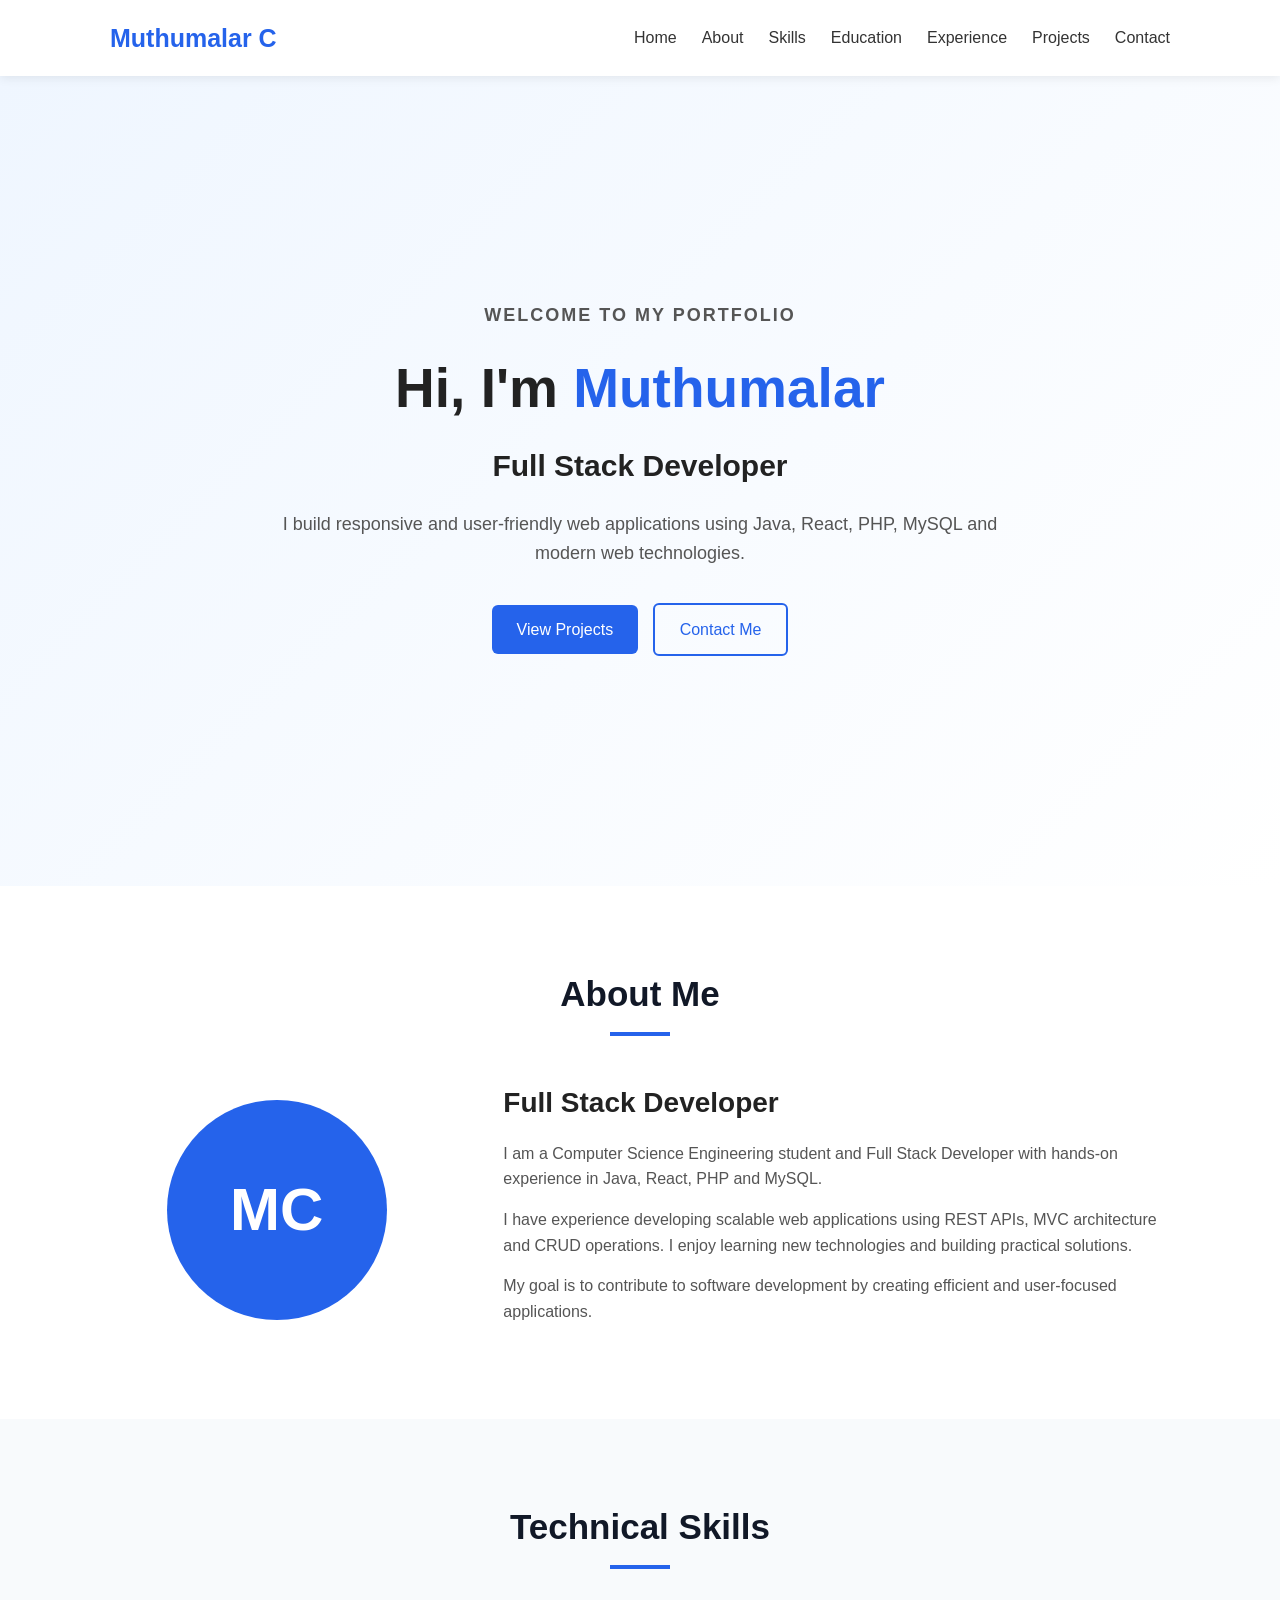
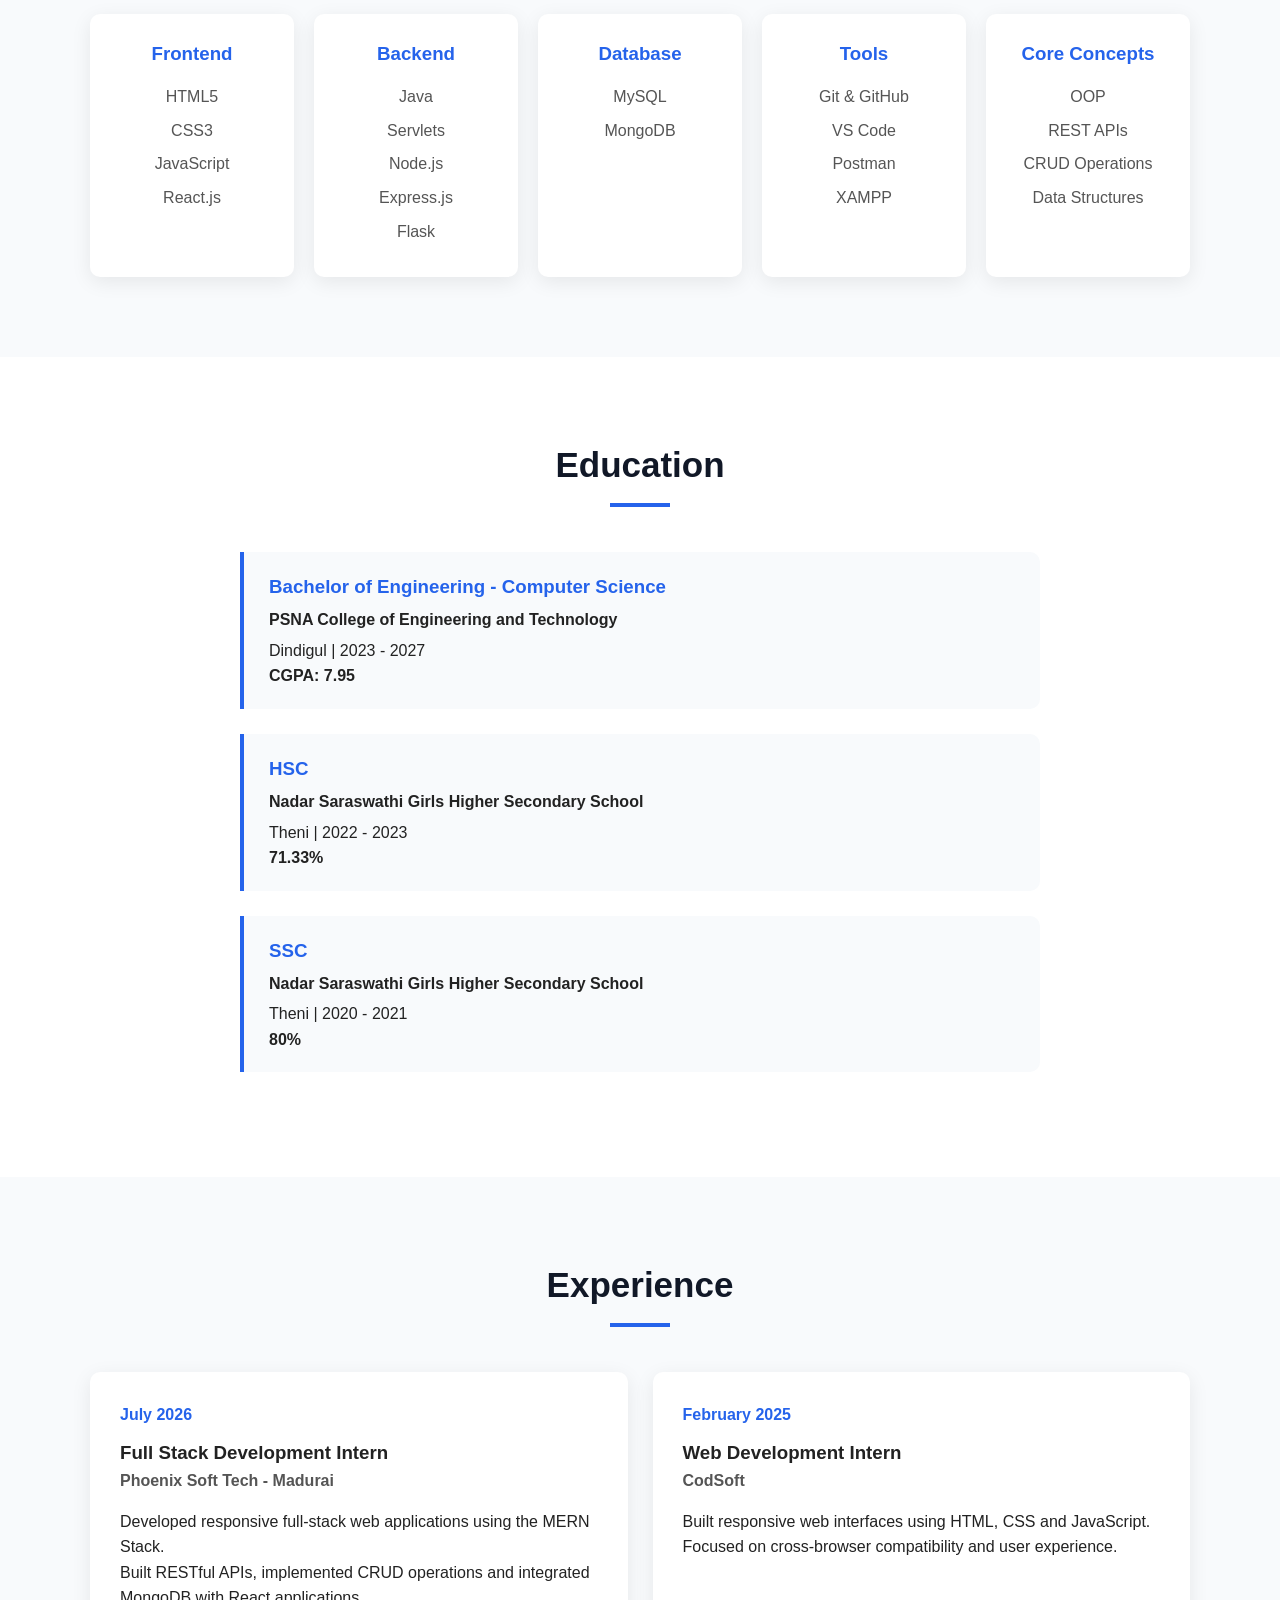
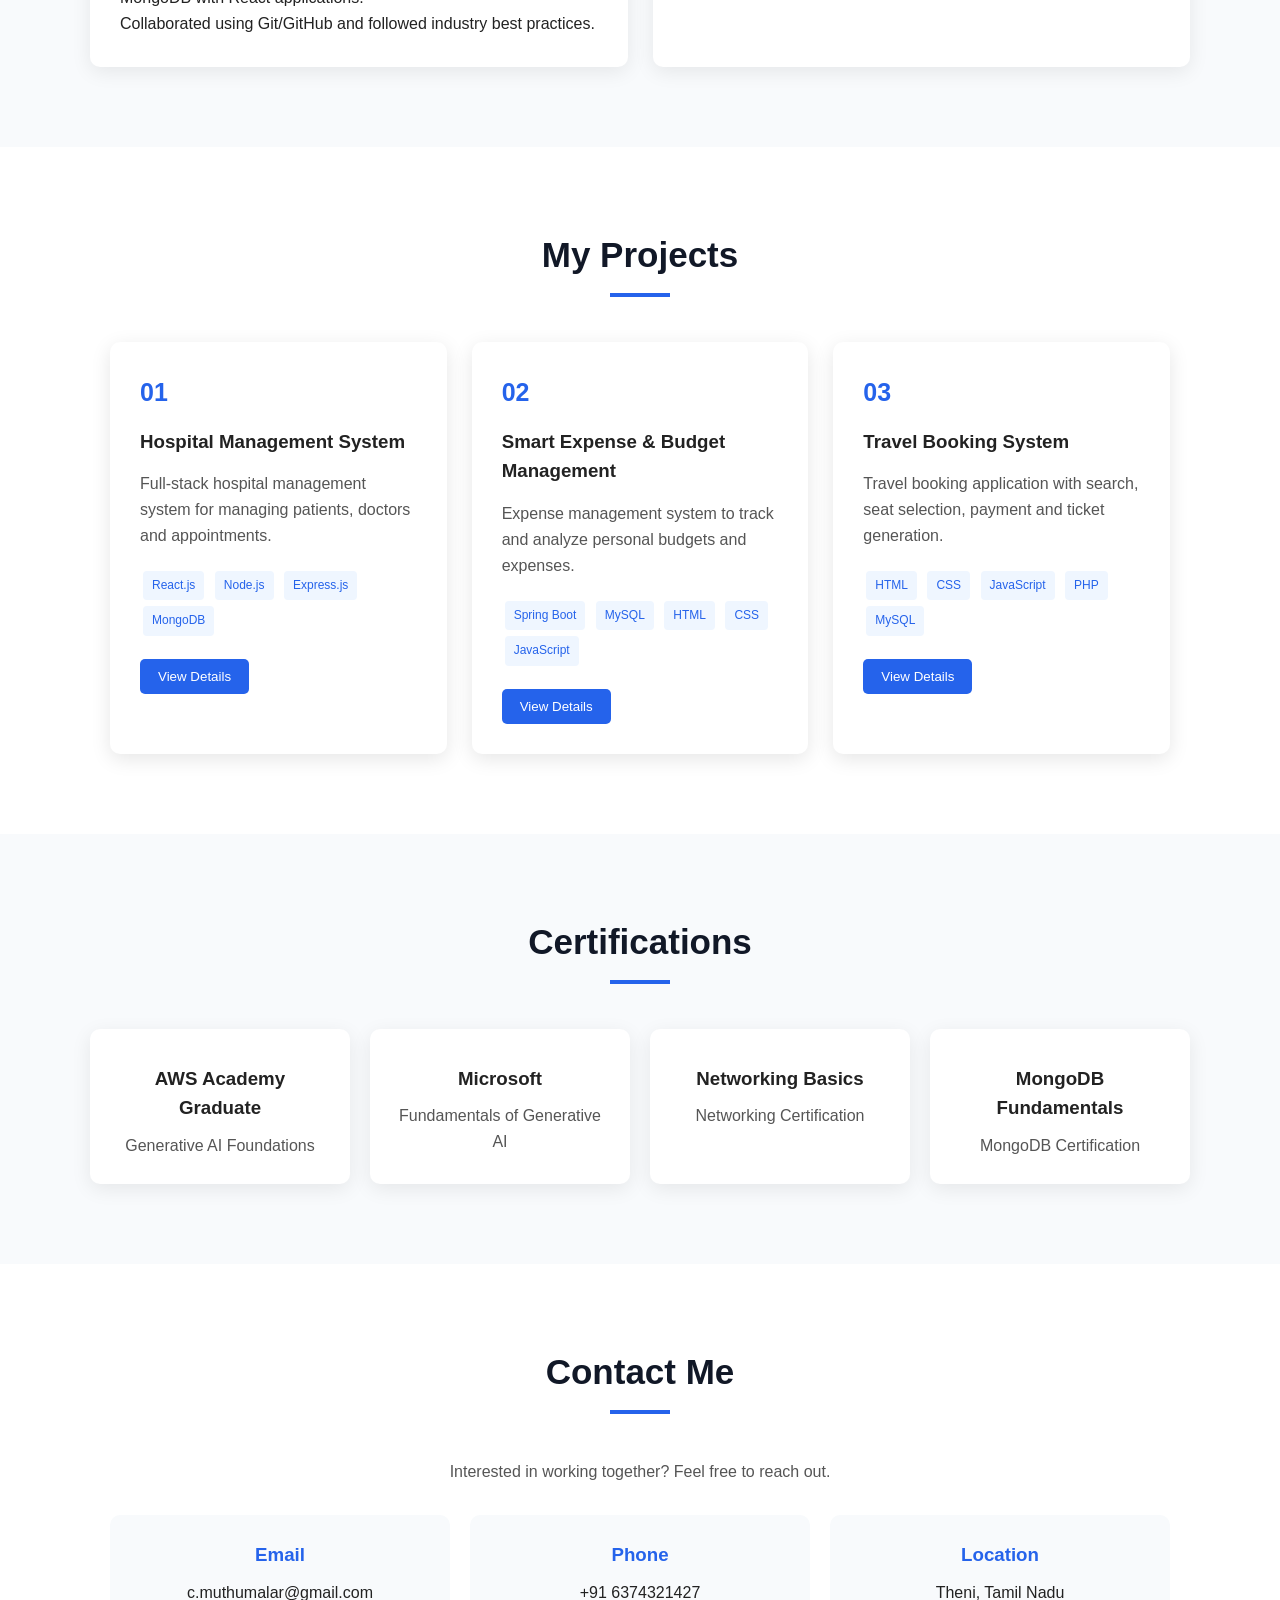
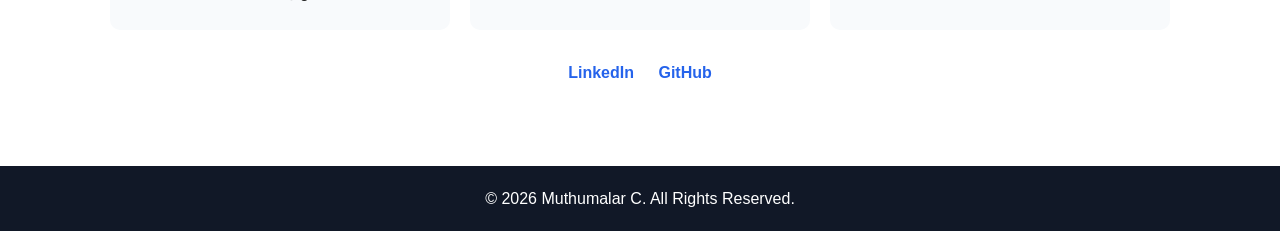
<file: Day-2/index.html>
<!DOCTYPE html>
<html lang="en">
<head>
    <meta charset="UTF-8">
    <meta name="viewport" content="width=device-width, initial-scale=1.0">

    <title>Muthumalar C | Full Stack Developer</title>

    <link rel="stylesheet" href="style.css">
</head>

<body>

    <!-- Navbar -->
    <header>
        <nav class="navbar">

            <h2 class="logo">Muthumalar C</h2>

            <ul class="nav-links" id="navLinks">
                <li><a href="#home">Home</a></li>
                <li><a href="#about">About</a></li>
                <li><a href="#skills">Skills</a></li>
                <li><a href="#education">Education</a></li>
                <li><a href="#experience">Experience</a></li>
                <li><a href="#projects">Projects</a></li>
                <li><a href="#contact">Contact</a></li>
            </ul>

            <button class="menu-btn" onclick="toggleMenu()">☰</button>

        </nav>
    </header>


    <!-- Home -->
    <section id="home" class="hero">

        <div class="hero-content">

            <p class="welcome">WELCOME TO MY PORTFOLIO</p>

            <h1>Hi, I'm <span>Muthumalar</span></h1>

            <h2>Full Stack Developer</h2>

            <p>
                I build responsive and user-friendly web applications
                using Java, React, PHP, MySQL and modern web technologies.
            </p>

            <div class="buttons">
                <a href="#projects" class="btn">View Projects</a>
                <a href="#contact" class="btn outline">Contact Me</a>
            </div>

        </div>

    </section>


    <!-- About -->
    <section id="about" class="section">

        <h2 class="section-title">About Me</h2>

        <div class="about-container">

            <div class="about-image">
                <div class="profile-circle">MC</div>
            </div>

            <div class="about-text">

                <h3>Full Stack Developer</h3>

                <p>
                    I am a Computer Science Engineering student and
                    Full Stack Developer with hands-on experience in
                    Java, React, PHP and MySQL.
                </p>

                <p>
                    I have experience developing scalable web applications
                    using REST APIs, MVC architecture and CRUD operations.
                    I enjoy learning new technologies and building
                    practical solutions.
                </p>

                <p>
                    My goal is to contribute to software development
                    by creating efficient and user-focused applications.
                </p>

            </div>

        </div>

    </section>


    <!-- Skills -->
    <section id="skills" class="section skills-section">

        <h2 class="section-title">Technical Skills</h2>

        <div class="skills-container">

            <div class="skill-card">
                <h3>Frontend</h3>
                <p>HTML5</p>
                <p>CSS3</p>
                <p>JavaScript</p>
                <p>React.js</p>
            </div>

            <div class="skill-card">
                <h3>Backend</h3>
                <p>Java</p>
                <p>Servlets</p>
                <p>Node.js</p>
                <p>Express.js</p>
                <p>Flask</p>
            </div>

            <div class="skill-card">
                <h3>Database</h3>
                <p>MySQL</p>
                <p>MongoDB</p>
            </div>

            <div class="skill-card">
                <h3>Tools</h3>
                <p>Git & GitHub</p>
                <p>VS Code</p>
                <p>Postman</p>
                <p>XAMPP</p>
            </div>

            <div class="skill-card">
                <h3>Core Concepts</h3>
                <p>OOP</p>
                <p>REST APIs</p>
                <p>CRUD Operations</p>
                <p>Data Structures</p>
            </div>

        </div>

    </section>


    <!-- Education -->
    <section id="education" class="section">

        <h2 class="section-title">Education</h2>

        <div class="timeline">

            <div class="timeline-item">

                <h3>Bachelor of Engineering - Computer Science</h3>

                <h4>PSNA College of Engineering and Technology</h4>

                <p>Dindigul | 2023 - 2027</p>

                <strong>CGPA: 7.95</strong>

            </div>

            <div class="timeline-item">

                <h3>HSC</h3>

                <h4>Nadar Saraswathi Girls Higher Secondary School</h4>

                <p>Theni | 2022 - 2023</p>

                <strong>71.33%</strong>

            </div>

            <div class="timeline-item">

                <h3>SSC</h3>

                <h4>Nadar Saraswathi Girls Higher Secondary School</h4>

                <p>Theni | 2020 - 2021</p>

                <strong>80%</strong>

            </div>

        </div>

    </section>


    <!-- Experience -->
    <section id="experience" class="section skills-section">

        <h2 class="section-title">Experience</h2>

        <div class="experience-container">

            <div class="experience-card">

                <span>July 2026</span>

                <h3>Full Stack Development Intern</h3>

                <h4>Phoenix Soft Tech - Madurai</h4>

                <p>
                    Developed responsive full-stack web applications
                    using the MERN Stack.
                </p>

                <p>
                    Built RESTful APIs, implemented CRUD operations
                    and integrated MongoDB with React applications.
                </p>

                <p>
                    Collaborated using Git/GitHub and followed
                    industry best practices.
                </p>

            </div>


            <div class="experience-card">

                <span>February 2025</span>

                <h3>Web Development Intern</h3>

                <h4>CodSoft</h4>

                <p>
                    Built responsive web interfaces using HTML,
                    CSS and JavaScript.
                </p>

                <p>
                    Focused on cross-browser compatibility and
                    user experience.
                </p>

            </div>

        </div>

    </section>


    <!-- Projects -->
    <section id="projects" class="section">

        <h2 class="section-title">My Projects</h2>

        <div class="projects-container">

            <div class="project-card">

                <div class="project-number">01</div>

                <h3>Hospital Management System</h3>

                <p>
                    Full-stack hospital management system for
                    managing patients, doctors and appointments.
                </p>

                <div class="tags">
                    <span>React.js</span>
                    <span>Node.js</span>
                    <span>Express.js</span>
                    <span>MongoDB</span>
                </div>

                <button onclick="showProject('hospital')">
                    View Details
                </button>

            </div>


            <div class="project-card">

                <div class="project-number">02</div>

                <h3>Smart Expense & Budget Management</h3>

                <p>
                    Expense management system to track and analyze
                    personal budgets and expenses.
                </p>

                <div class="tags">
                    <span>Spring Boot</span>
                    <span>MySQL</span>
                    <span>HTML</span>
                    <span>CSS</span>
                    <span>JavaScript</span>
                </div>

                <button onclick="showProject('expense')">
                    View Details
                </button>

            </div>


            <div class="project-card">

                <div class="project-number">03</div>

                <h3>Travel Booking System</h3>

                <p>
                    Travel booking application with search,
                    seat selection, payment and ticket generation.
                </p>

                <div class="tags">
                    <span>HTML</span>
                    <span>CSS</span>
                    <span>JavaScript</span>
                    <span>PHP</span>
                    <span>MySQL</span>
                </div>

                <button onclick="showProject('travel')">
                    View Details
                </button>

            </div>

        </div>

    </section>


    <!-- Certifications -->
    <section class="section skills-section">

        <h2 class="section-title">Certifications</h2>

        <div class="certifications">

            <div class="certificate">
                <h3>AWS Academy Graduate</h3>
                <p>Generative AI Foundations</p>
            </div>

            <div class="certificate">
                <h3>Microsoft</h3>
                <p>Fundamentals of Generative AI</p>
            </div>

            <div class="certificate">
                <h3>Networking Basics</h3>
                <p>Networking Certification</p>
            </div>

            <div class="certificate">
                <h3>MongoDB Fundamentals</h3>
                <p>MongoDB Certification</p>
            </div>

        </div>

    </section>


    <!-- Contact -->
    <section id="contact" class="section contact-section">

        <h2 class="section-title">Contact Me</h2>

        <p class="contact-intro">
            Interested in working together? Feel free to reach out.
        </p>

        <div class="contact-container">

            <div class="contact-card">

                <h3>Email</h3>
                <p>c.muthumalar@gmail.com</p>

            </div>

            <div class="contact-card">

                <h3>Phone</h3>
                <p>+91 6374321427</p>

            </div>

            <div class="contact-card">

                <h3>Location</h3>
                <p>Theni, Tamil Nadu</p>

            </div>

        </div>

        <div class="social-links">

            <a href="#" target="_blank">LinkedIn</a>

            <a href="#" target="_blank">GitHub</a>

        </div>

    </section>


    <!-- Footer -->
    <footer>

        <p>
            © 2026 Muthumalar C. All Rights Reserved.
        </p>

    </footer>


    <!-- Project Modal -->
    <div id="projectModal" class="modal">

        <div class="modal-content">

            <span class="close" onclick="closeProject()">×</span>

            <h2 id="modalTitle"></h2>

            <p id="modalDescription"></p>

        </div>

    </div>


    <script src="script.js"></script>

</body>
</html>
</file>
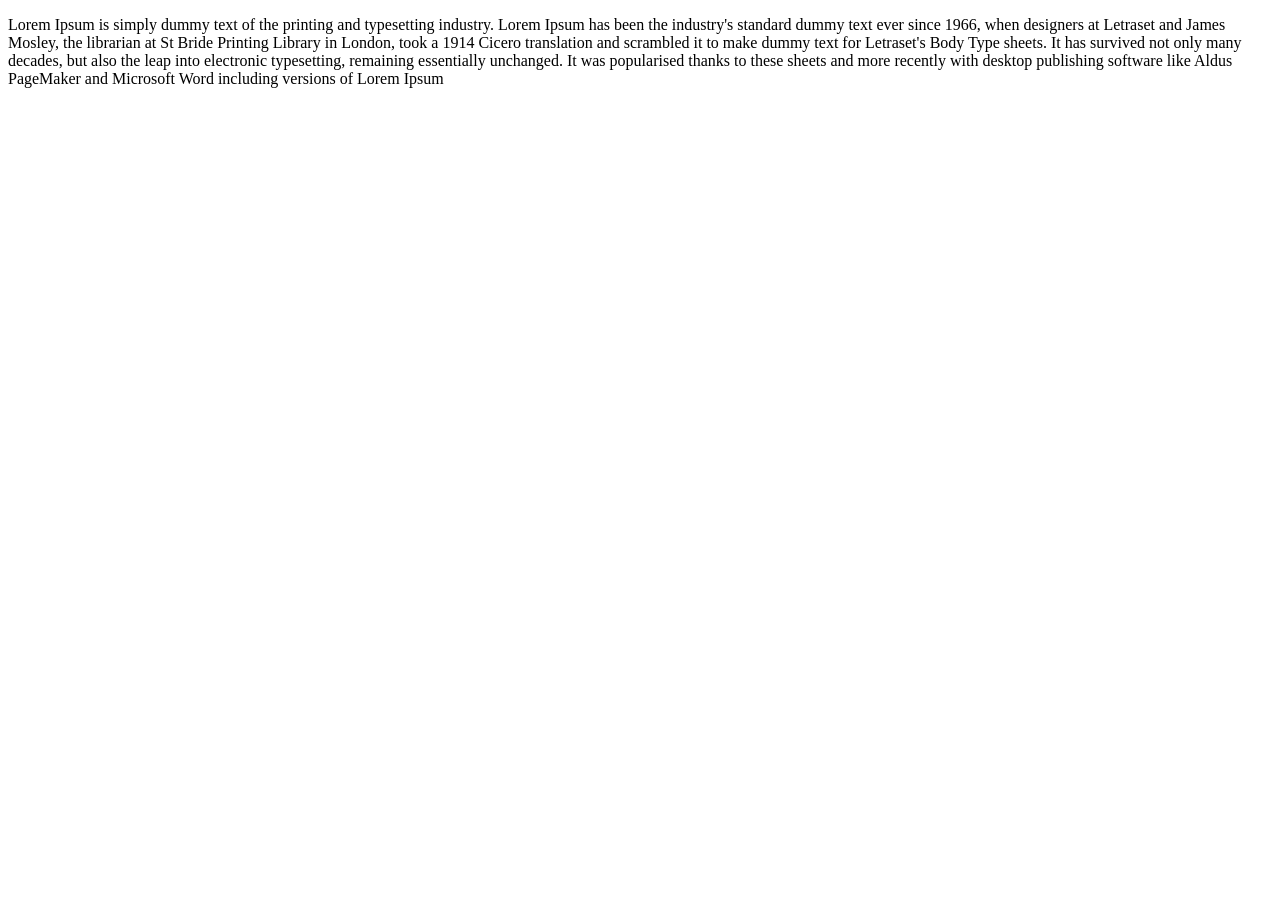
<file: async.html>
<!DOCTYPE html>
<html lang="en">
<head>
    <meta charset="UTF-8">
    <meta name="viewport" content="width=device-width, initial-scale=1.0">
    <title>Document</title>
</head>
<body>
    <p id="para"></p>
    <Script src="async.js"></Script>
</body>
</html>
</file>
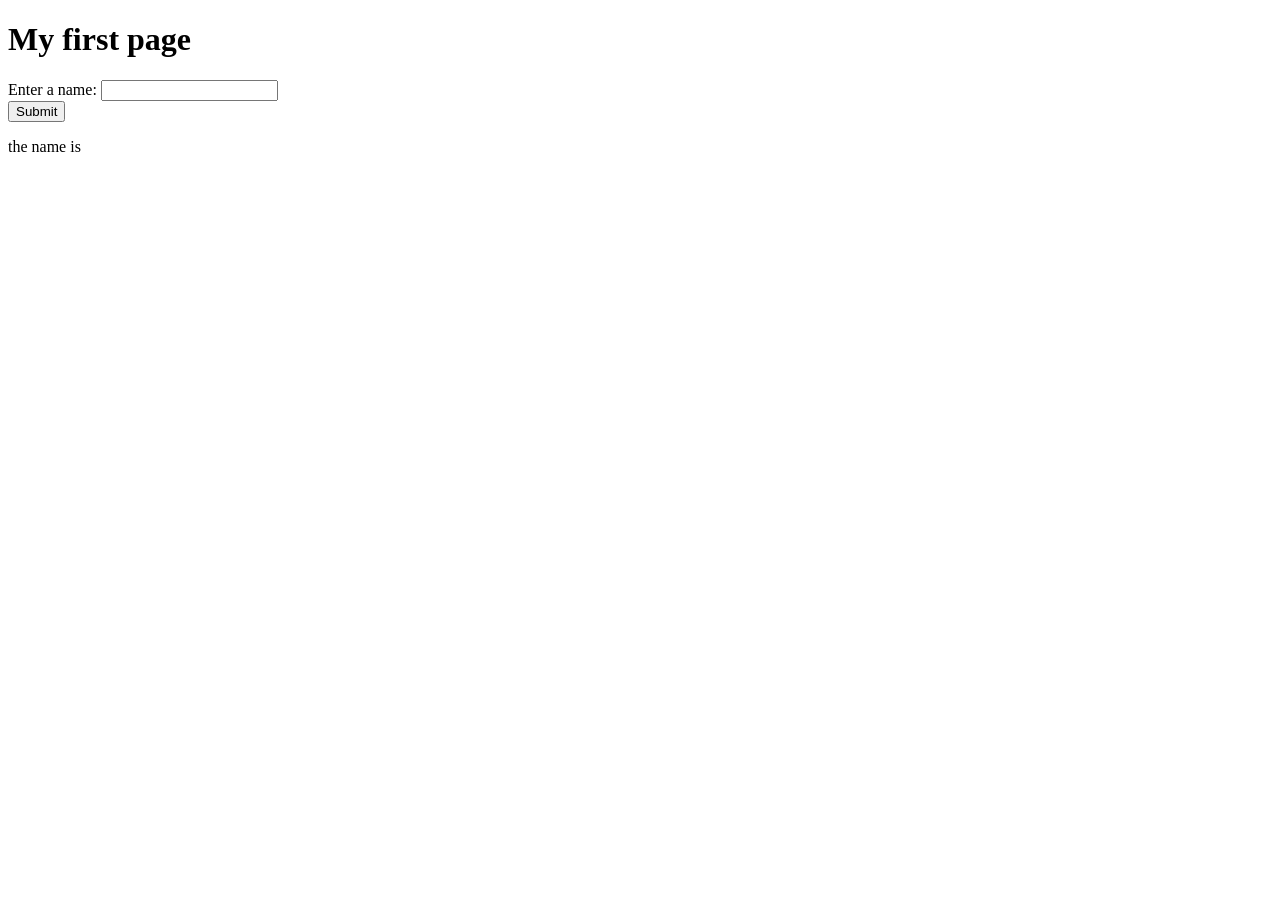
<file: htmljsconnection.html>
<!DOCTYPE html>
<head>
    <title>Web Page</title>
</head>
<body>
    <h1>My first page</h1>
    <form>
        <label>Enter a name: </label>
        <input type="text" id="name">
    </form>      
    <button onclick="func()">Submit</button>
    <p id="stmt"></p>
    <script src="connection.js"></script>
</body>
</html>
</file>
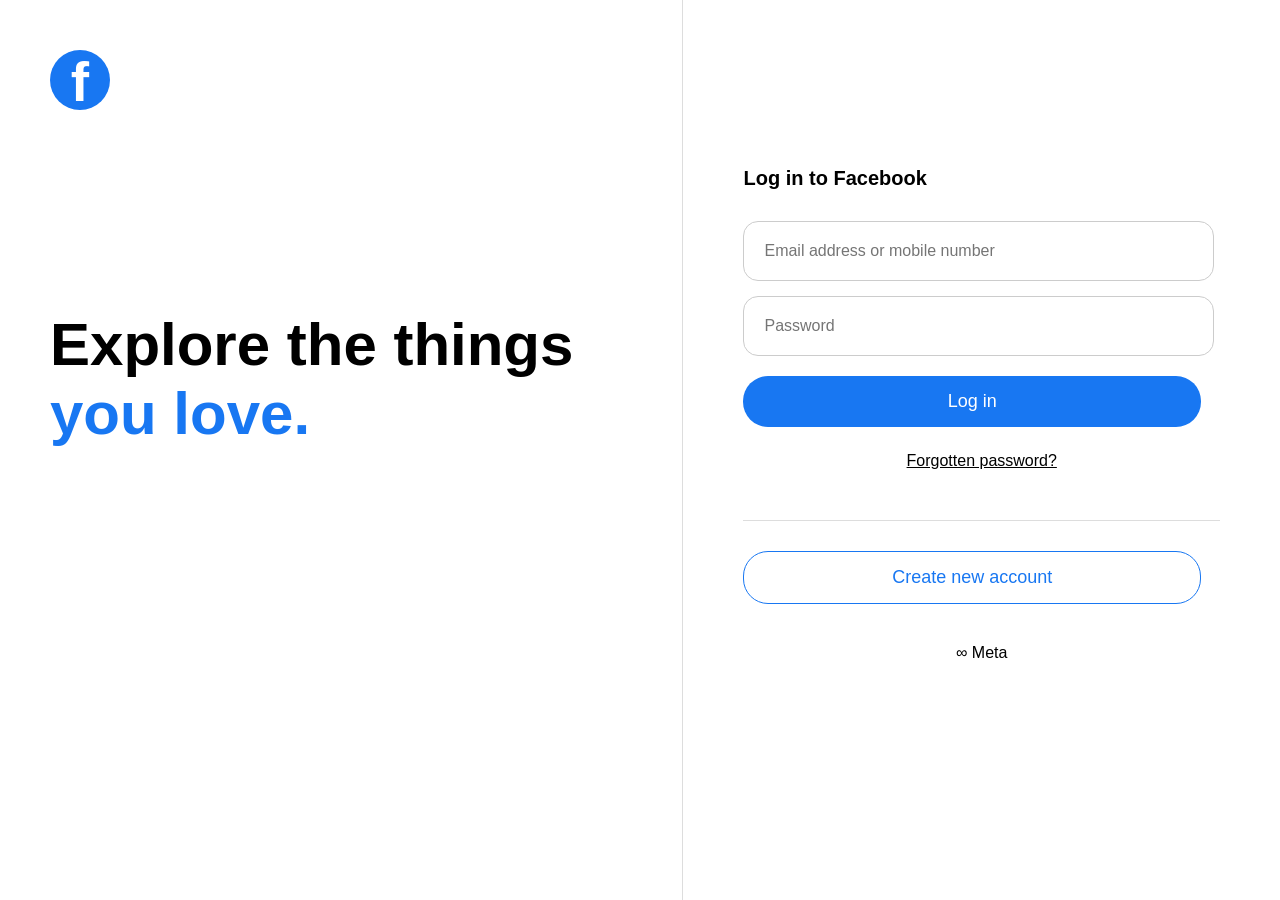
<file: Day-1/Homepage.html>
<!DOCTYPE html>
<html>
<head>
    <title>Facebook Login</title>
    <link rel="stylesheet" href="design.css">
</head>

<body>

    <div class="page">

        <!-- Left Side -->
        <div class="left">

            <div class="logo">f</div>

            <h1>
                Explore the things
                <span>you love.</span>
            </h1>

        </div>


        <!-- Right Side -->
        <div class="right">

            <h2>Log in to Facebook</h2>

            <input type="text"
                   placeholder="Email address or mobile number">

            <input type="password"
                   placeholder="Password">

            <button class="login">Log in</button>

            <a href="#">Forgotten password?</a>

            <hr>

            <button class="create">Create new account</button>

            <p>∞ Meta</p>

        </div>

    </div>

</body>
</html>
</file>
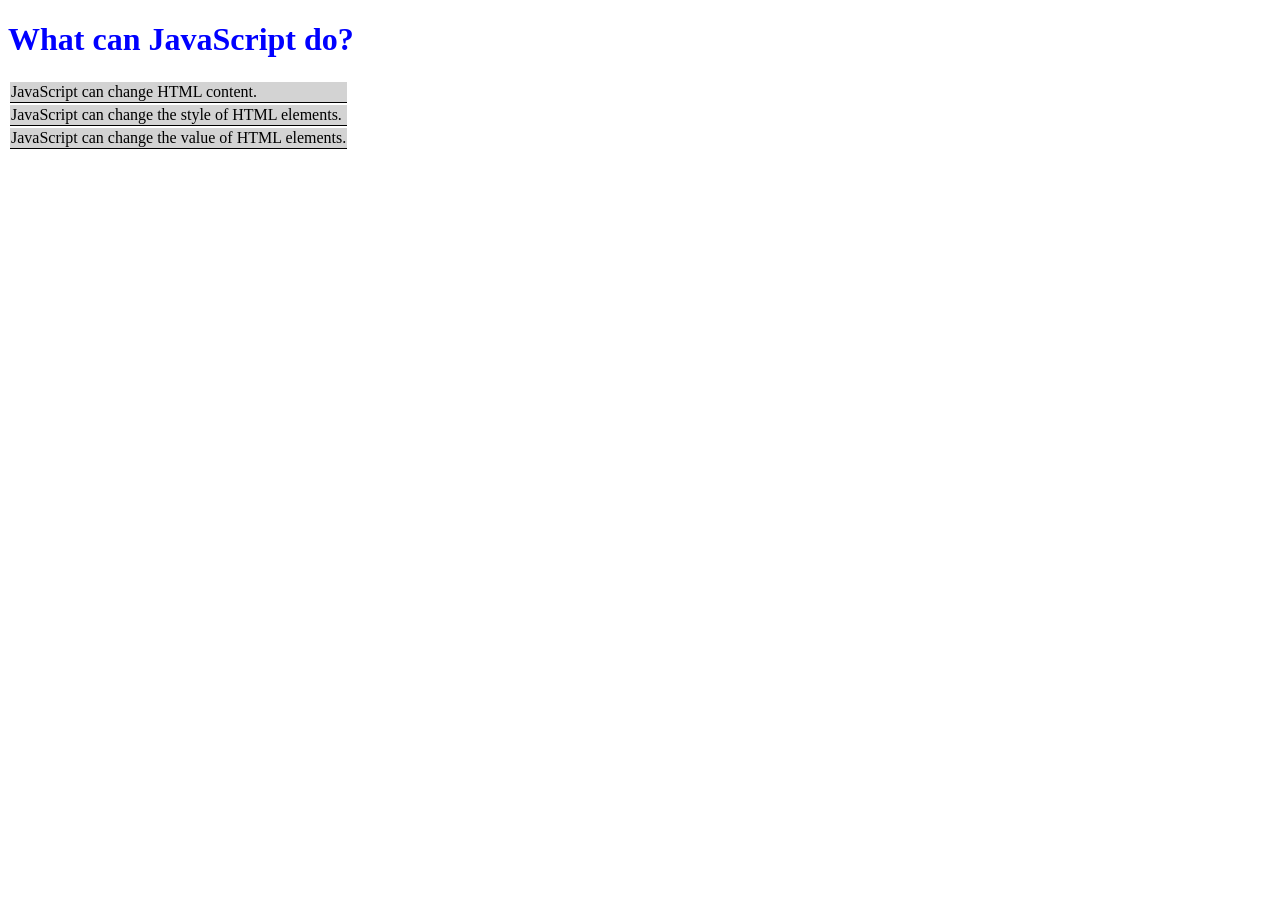
<file: Day-1/Secondpage.html>
<!DOCTYPE html>
<head>
    <title>web page</title>
    <link rel="StyleSheet" href="Style.css">
</head>
<body>
    <h1>What can JavaScript do?</h1>
    <table>
        <tr>
            <td>JavaScript can change HTML content.</td>
        </tr>
        <tr>
            <td>JavaScript can change the style of HTML elements.</td>
        </tr>
        <tr>
            <td>JavaScript can change the value of HTML elements.</td>
        </tr>
    </table>
</body>
</html>
</file>
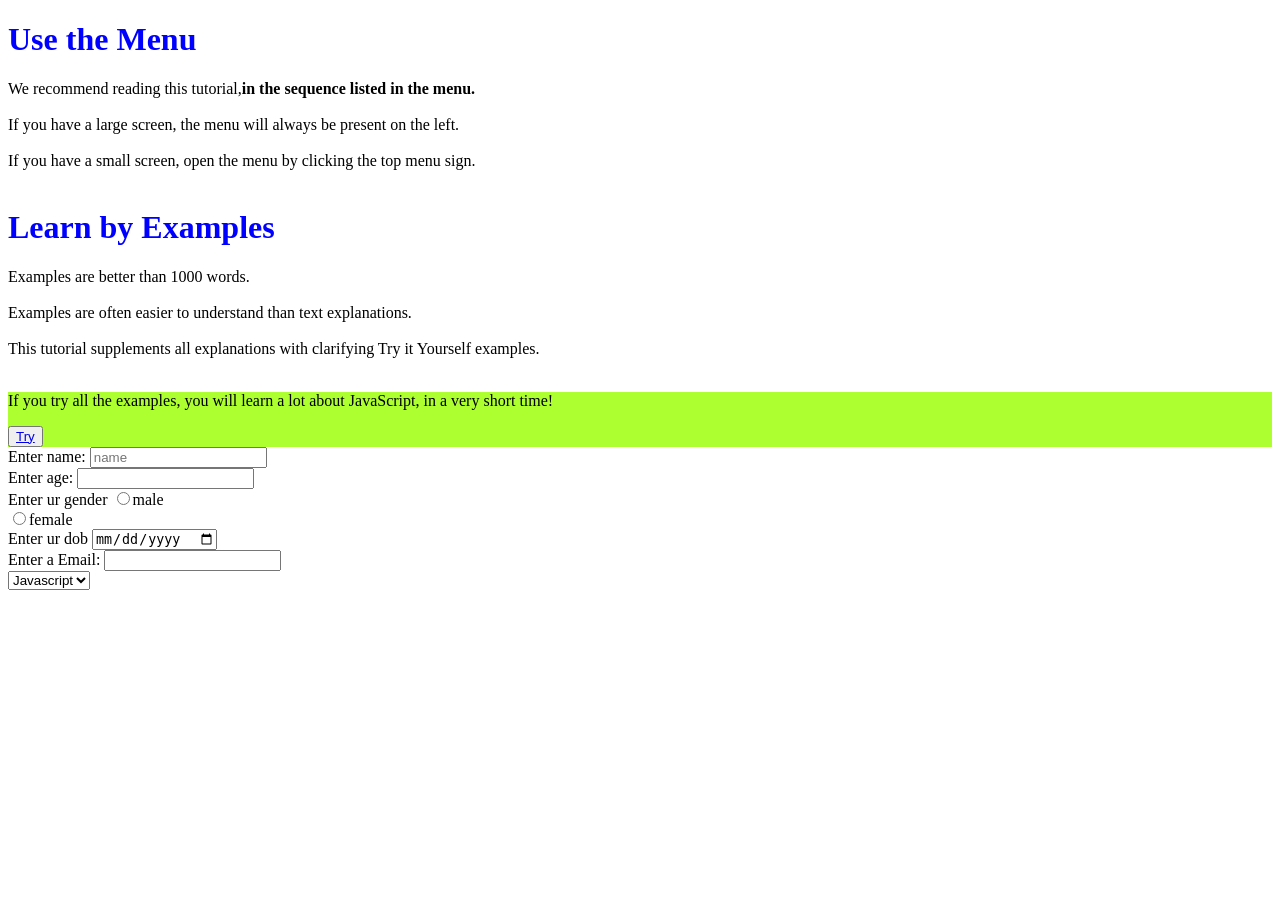
<file: Day-1/Text.html>
<!DOCTYPE html>
    <head>
        <title>web page</title>
        <link rel="StyleSheet" href="Style.css">
    </head>
    <body>
        <h1>Use the Menu</h1>
        <p>We recommend reading this tutorial,<b>in the sequence listed in the menu.</b><br><br>
        If you have a large screen, the menu will always be present on the left.<br><br>
        If you have a small screen, open the menu by clicking the top menu sign.<br><br></p>
        <h1>Learn by Examples</h1>
        <p>Examples are better than 1000 words.<br><br>
            Examples are often easier to understand than text explanations.<br><br>
            This tutorial supplements all explanations with clarifying Try it Yourself examples.<br><br>
        </p>
        <div>
        <p>
            If you try all the examples, you will learn a lot about JavaScript, in a very short time!
        </p>
        <button><a href="Secondpage.html">Try</a></button>
        </div>

        <form>
            <lable>Enter name: </lable>
            <input type="name" placeholder="name"><br>
            <lable>Enter age: </lable>
            <input type="number"><br>
            <labele>Enter ur gender</labele>
            <input type="radio" name="gender" value="male">male<br>
            <input type="radio" name="gender" value="female">female<br>
            <label>Enter ur dob</label>
            <input type="date"><br>
            <label>Enter a Email: </label>
            <input type="email"><br>
            <select>
                <option>Javascript</option>
                <option>Html</option>
                <option>css</option>
                <option>java</option>
                <option>python</option>
            </select>
            
        </form>
    </body>
</html>
</file>
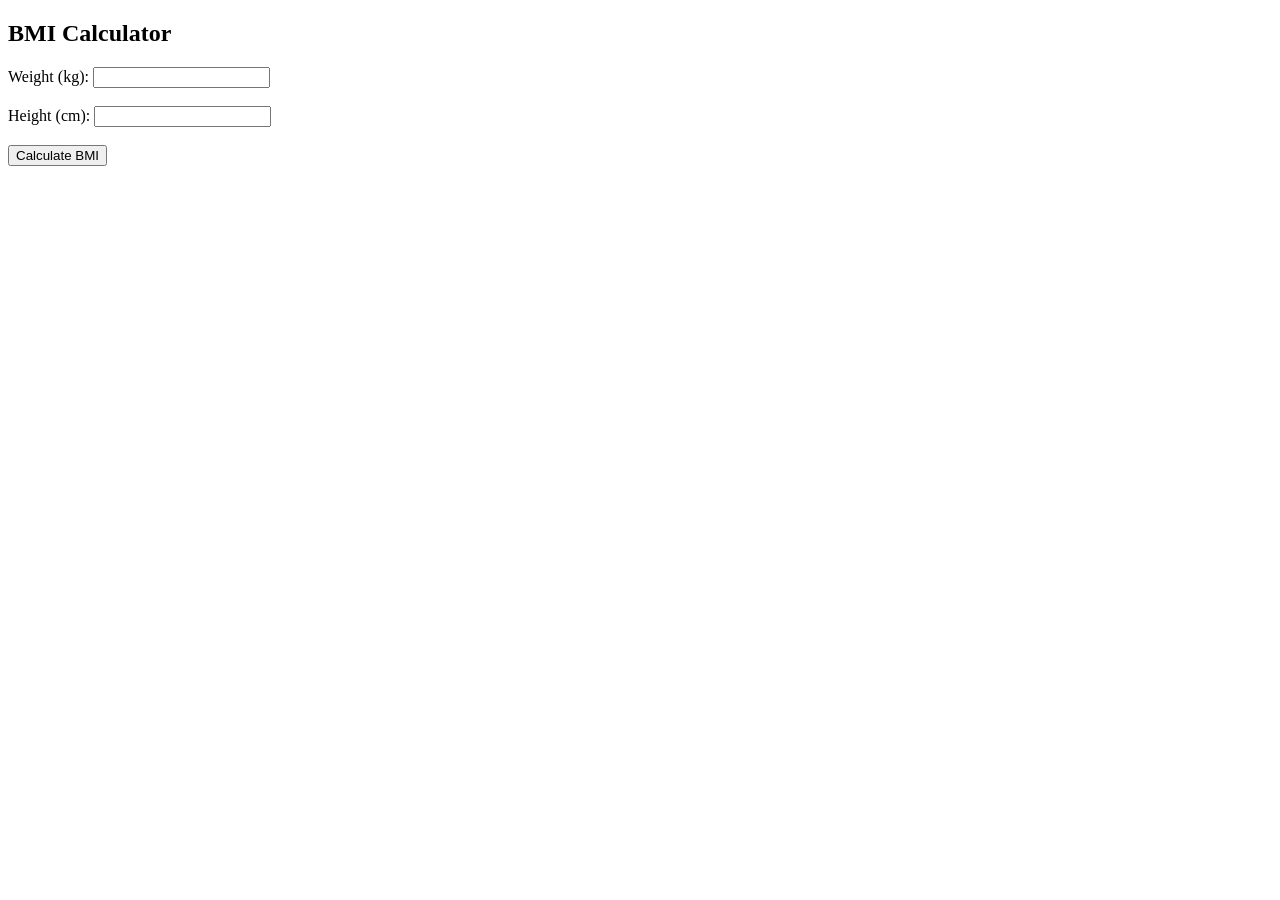
<file: Day-3/BMI.html>
<!DOCTYPE html>
<html>
<head>
    <title>BMI Calculator</title>
</head>

<body>

    <h2>BMI Calculator</h2>

    <label>Weight (kg):</label>
    <input type="number" id="weight">

    <br><br>

    <label>Height (cm):</label>
    <input type="number" id="height">

    <br><br>

    <button onclick="calculateBMI()">Calculate BMI</button>

    <h3 id="result"></h3>

    <script src="BMI.js"></script>

</body>
</html>
</file>
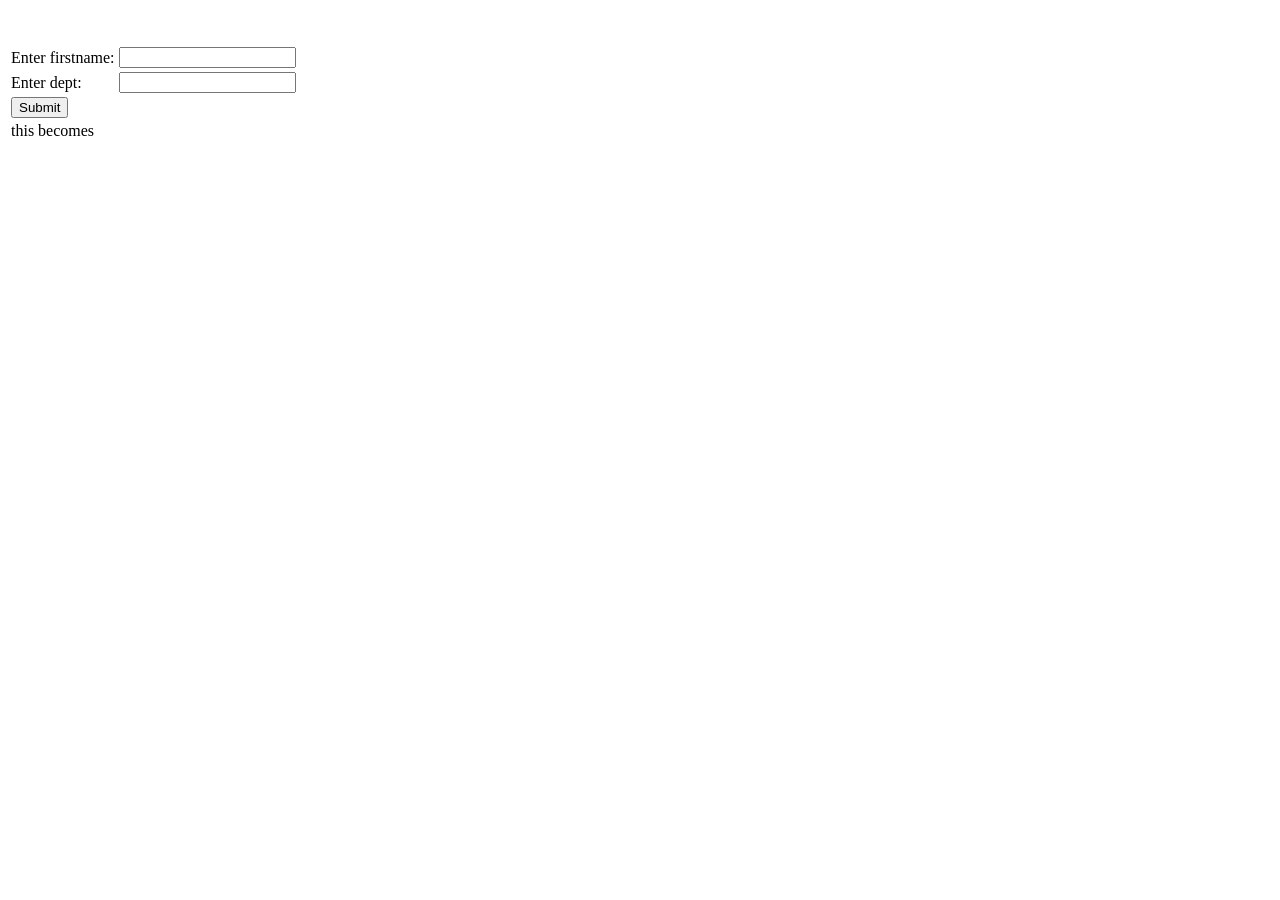
<file: Day-4/Map.html>
<!DOCTYPE html>
<html lang="en">
<head>
    <meta charset="UTF-8">
    <meta name="viewport" content="width=device-width, initial-scale=1.0">
    <title>Document</title>
</head>
<body>
    <table>
         <form id="userForm">
        <tr>
            <td><label>Enter firstname:</label></td>
            <td><input type="text" id="firstname"><br></td>
        </tr>
        <tr>
        <td><label>Enter dept:</label></td>
        <td><input type="text" id="dept"><br></td>
        </tr>
        <tr>
        <td><button type="submit">Submit</button></td>
        <br><br>
        </tr>
        <tr>
            <td><label id="change">this becomes</label></td>
    </form>
    </table>
    <script src="Map.js"></script>

</body>
</html>
</file>
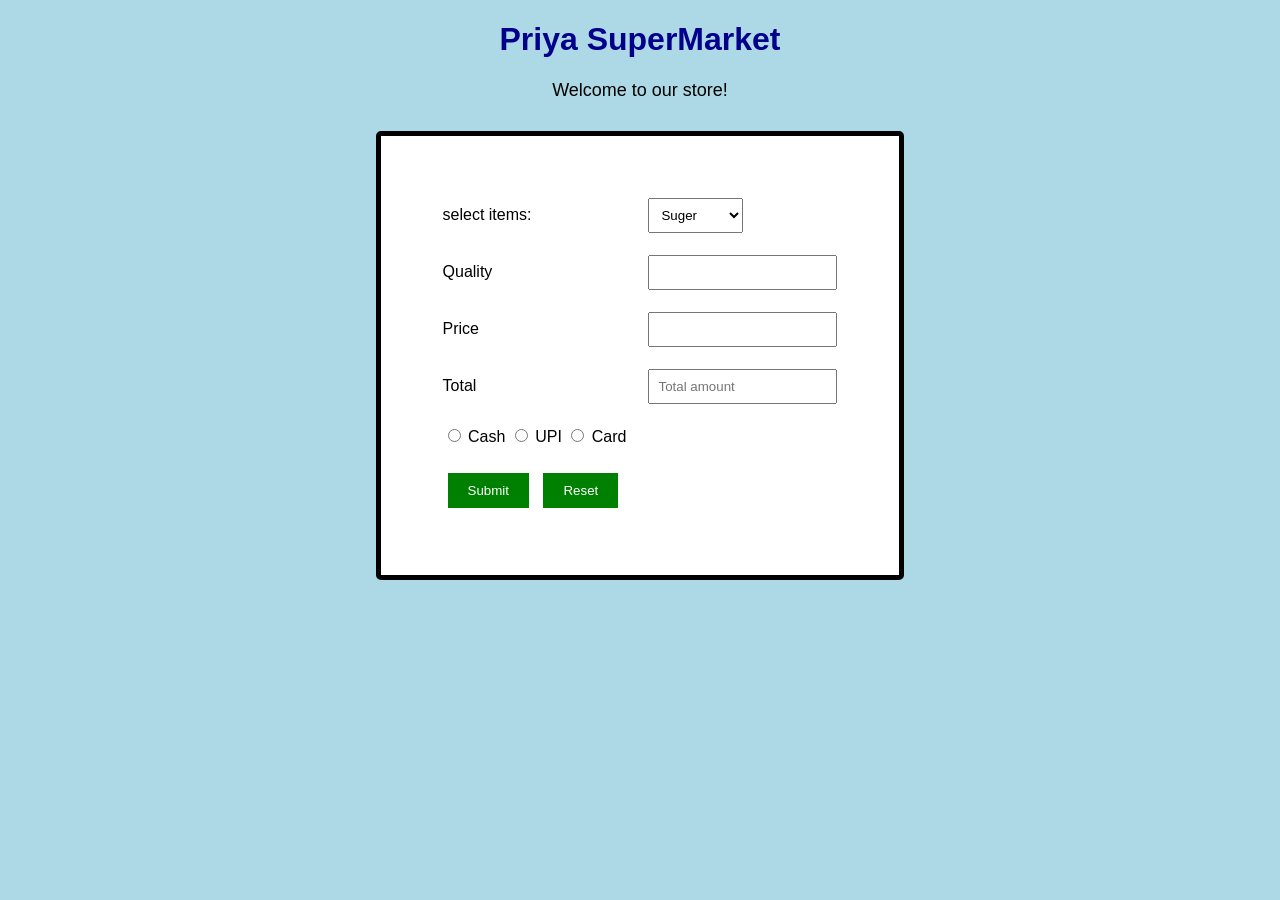
<file: Day-4/Store.html>
<!DOCTYPE html>
<html lang="en">
<head>
    <meta charset="UTF-8">
    <meta name="viewport" content="width=device-width, initial-scale=1.0">
    <title>Document</title>
    <link rel="StyleSheet" href="Storebilling.css">
</head>
<body>
    <h1>Priya SuperMarket</h1>
    <p>Welcome to our store!</p>
    <center><table style="border: 5px solid black;border-radius: 5px;background-color: white;padding: 50px;"></center>
    <tr>
        <td><label>select items: </label></td>
        <td><select>
        <option>Suger</option>
        <option>salt</option>
        <option>rice</option>
        <option>oil</option>
        <option>soap</option>
        <option>detergent</option>
    </select>
    </td>
    </tr>
    <tr>
        <td><label>Quality </label></td>
        <td><input type="number"></td>
    </tr>
    <tr>
        <td><label>Price</label></td>
        <td><input type="number"></td>
    </tr>
    <tr>
        <td><label>Total</label></td>
        <td><input type="number" placeholder="Total amount"></td>
        </tr>
        <tr>
        <td>
        <input type="radio" name="payment"> Cash
        <input type="radio" name="payment"> UPI
        <input type="radio" name="payment"> Card
        </td>

    </tr>
    <center>
     <td><button type="submit">Submit</button>
         <button type="reset">Reset</button>
    </td></center>
    </tr>
</table>
</body>
</html>
</file>
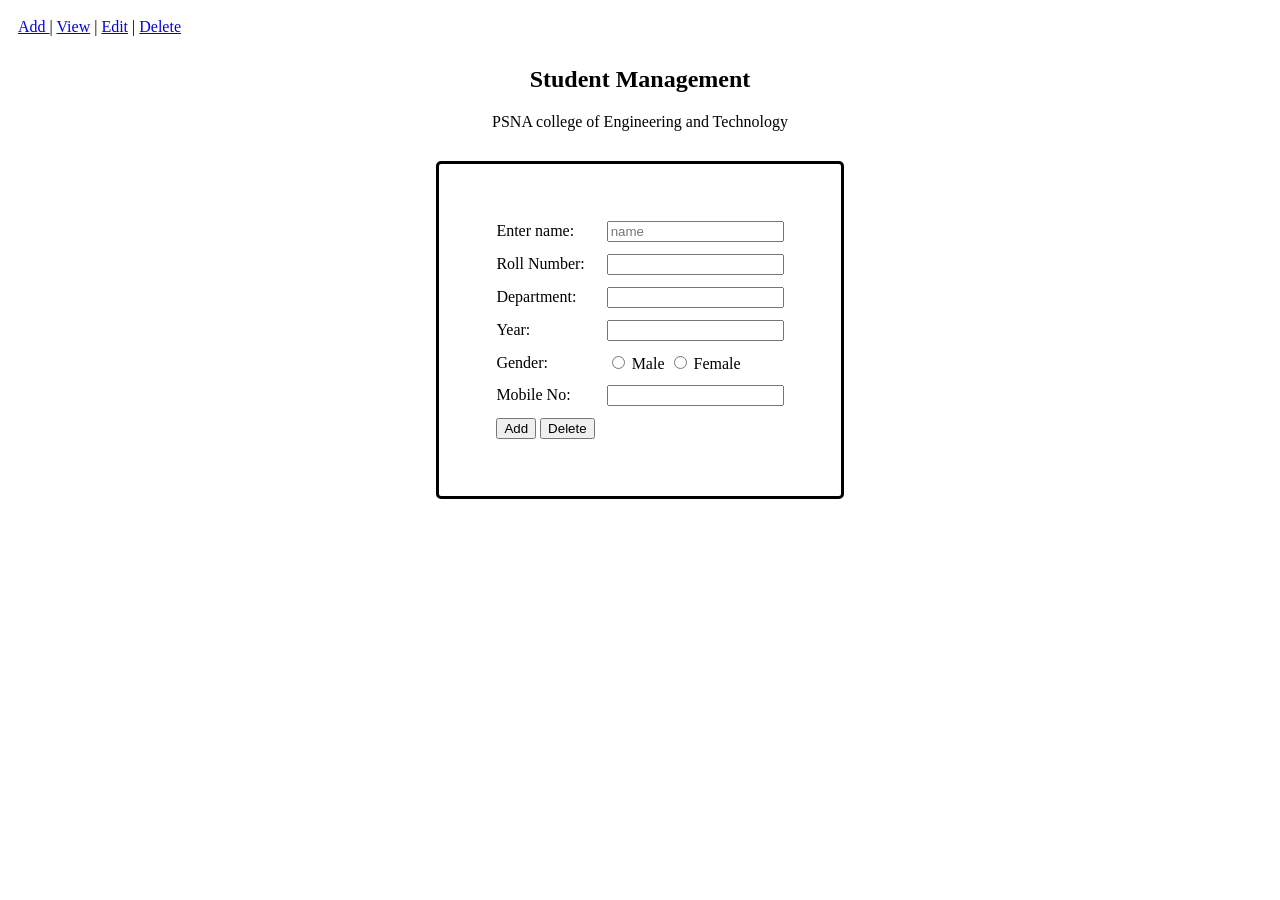
<file: Day-5/Student management.html>
<!DOCTYPE html>
<html lang="en">
<head>
    <meta charset="UTF-8">
    <meta name="viewport" content="width=device-width, initial-scale=1.0">
    <title>Student Management</title>
    <link rel="stylesheet" href="Student Management.css">
</head>
<body>
    <nav>
        <div style="display: flex; justify-content: space-between; align-items: center; padding: 10px;">
            <div>
                <a href="add_student.html">Add </a> |
                <a href="view_students.html">View</a> |
                <a href="edit_student.html">Edit</a> |
                <a href="delete_student.html">Delete</a>
            </div>
        </div>
    </nav>
    <center>
        <h2>Student Management</h2>
        <p>PSNA college of Engineering and Technology</p>
    <form user="form">
    <table style="border: 3px solid black;border-radius: 5px;background-color: white;padding: 50px;">
    <tr>
    <td><label>Enter name: </label></td>
    <td><input type="text" placeholder="name"></td>
    </tr>
    <tr>
    <td><label>Roll Number: </label></td>
    <td><input type="number" id="roll"></td>
    </tr>
    <tr>
    <td><label>Department: </label></td>
    <td><input type="text" id="department"></td>
    </tr>
    <tr>
        <td><label>Year: </label></td>
        <td><input type="number" id="year"></td>
    </tr>
        <tr>
        <td><label>Gender: </label></td>
        <td>
            <input type="radio" id="male" name="gender">
            <label>Male</label>
            <input type="radio" id="female" name="gender">
            <label>Female</label>
        </td>
    </tr>
    <tr>
        <td><label>Mobile No: </label></td>
        <td><input type="number" id="mobile"></td>
    </tr>
    <tr>
        <td><button type="submit">Add </button>
        <button type="Delete">Delete</button>
        </td>
    </tr>
</table>
    </form>
</center>
</body>
</html>
</file>
<file: Day-2/style.css>
* {
    margin: 0;
    padding: 0;
    box-sizing: border-box;
}

html {
    scroll-behavior: smooth;
}

body {
    font-family: Arial, sans-serif;
    line-height: 1.6;
    color: #222;
    background: #ffffff;
}

/* Navbar */

header {
    position: sticky;
    top: 0;
    z-index: 1000;
    background: #ffffff;
    box-shadow: 0 2px 10px rgba(0, 0, 0, 0.08);
}

.navbar {
    max-width: 1100px;
    margin: auto;
    padding: 18px 20px;

    display: flex;
    align-items: center;
    justify-content: space-between;
}

.logo {
    color: #2563eb;
    font-size: 25px;
}

.nav-links {
    display: flex;
    list-style: none;
    gap: 25px;
}

.nav-links a {
    text-decoration: none;
    color: #333;
    font-weight: 500;
}

.nav-links a:hover {
    color: #2563eb;
}

.menu-btn {
    display: none;
    font-size: 25px;
    border: none;
    background: none;
    cursor: pointer;
}


/* Hero */

.hero {
    min-height: 90vh;

    display: flex;
    align-items: center;
    justify-content: center;

    text-align: center;

    background: linear-gradient(135deg, #eff6ff, #ffffff);
    padding: 40px 20px;
}

.hero-content {
    max-width: 750px;
}

.welcome {
    color: #2563eb;
    font-weight: bold;
    letter-spacing: 2px;
    margin-bottom: 15px;
}

.hero h1 {
    font-size: 55px;
    margin-bottom: 10px;
}

.hero h1 span {
    color: #2563eb;
}

.hero h2 {
    font-size: 30px;
    margin-bottom: 20px;
}

.hero p {
    font-size: 18px;
    color: #555;
}

.buttons {
    margin-top: 30px;
}

.btn {
    display: inline-block;
    padding: 12px 25px;
    margin: 5px;

    background: #2563eb;
    color: white;

    text-decoration: none;
    border-radius: 6px;
}

.btn:hover {
    background: #1d4ed8;
}

.btn.outline {
    background: transparent;
    color: #2563eb;
    border: 2px solid #2563eb;
}


/* Common Section */

.section {
    max-width: 1100px;
    margin: auto;
    padding: 80px 20px;
}

.skills-section {
    max-width: none;
    padding-left: max(20px, calc((100% - 1100px) / 2));
    padding-right: max(20px, calc((100% - 1100px) / 2));
    background: #f8fafc;
}

.section-title {
    text-align: center;
    font-size: 35px;
    margin-bottom: 45px;
    color: #111827;
}

.section-title::after {
    content: "";
    display: block;
    width: 60px;
    height: 4px;
    background: #2563eb;
    margin: 10px auto;
}


/* About */

.about-container {
    display: flex;
    align-items: center;
    gap: 60px;
}

.about-image {
    flex: 1;
    text-align: center;
}

.profile-circle {
    width: 220px;
    height: 220px;

    margin: auto;

    border-radius: 50%;

    display: flex;
    align-items: center;
    justify-content: center;

    background: #2563eb;
    color: white;

    font-size: 60px;
    font-weight: bold;
}

.about-text {
    flex: 2;
}

.about-text h3 {
    font-size: 28px;
    margin-bottom: 15px;
}

.about-text p {
    margin-bottom: 15px;
    color: #555;
}


/* Skills */

.skills-container {
    display: grid;
    grid-template-columns: repeat(5, 1fr);
    gap: 20px;
}

.skill-card {
    background: white;
    padding: 25px;
    border-radius: 10px;

    box-shadow: 0 5px 20px rgba(0, 0, 0, 0.08);

    text-align: center;
}

.skill-card h3 {
    color: #2563eb;
    margin-bottom: 15px;
}

.skill-card p {
    margin: 8px 0;
    color: #555;
}


/* Education */

.timeline {
    max-width: 800px;
    margin: auto;
}

.timeline-item {
    border-left: 4px solid #2563eb;
    padding: 20px 25px;
    margin-bottom: 25px;
    background: #f8fafc;
    border-radius: 0 10px 10px 0;
}

.timeline-item h3 {
    color: #2563eb;
}

.timeline-item h4 {
    margin: 5px 0;
}


/* Experience */

.experience-container {
    display: grid;
    grid-template-columns: repeat(2, 1fr);
    gap: 25px;
}

.experience-card {
    background: white;
    padding: 30px;
    border-radius: 10px;

    box-shadow: 0 5px 20px rgba(0, 0, 0, 0.08);
}

.experience-card span {
    color: #2563eb;
    font-weight: bold;
}

.experience-card h3 {
    margin-top: 10px;
}

.experience-card h4 {
    margin-bottom: 15px;
    color: #555;
}


/* Projects */

.projects-container {
    display: grid;
    grid-template-columns: repeat(3, 1fr);
    gap: 25px;
}

.project-card {
    padding: 30px;
    border-radius: 10px;

    background: white;

    box-shadow: 0 5px 20px rgba(0, 0, 0, 0.1);

    transition: 0.3s;
}

.project-card:hover {
    transform: translateY(-8px);
}

.project-number {
    color: #2563eb;
    font-size: 25px;
    font-weight: bold;
}

.project-card h3 {
    margin: 15px 0;
}

.project-card p {
    color: #555;
}

.tags {
    margin: 20px 0;
}

.tags span {
    display: inline-block;

    padding: 5px 9px;
    margin: 3px;

    background: #eff6ff;
    color: #2563eb;

    border-radius: 4px;

    font-size: 12px;
}

.project-card button {
    border: none;
    background: #2563eb;
    color: white;

    padding: 10px 18px;

    border-radius: 5px;
    cursor: pointer;
}

.project-card button:hover {
    background: #1d4ed8;
}


/* Certifications */

.certifications {
    display: grid;
    grid-template-columns: repeat(4, 1fr);
    gap: 20px;
}

.certificate {
    background: white;
    padding: 25px;
    text-align: center;

    border-radius: 10px;

    box-shadow: 0 5px 20px rgba(0, 0, 0, 0.08);
}

.certificate span {
    font-size: 35px;
}

.certificate h3 {
    margin: 10px 0;
}

.certificate p {
    color: #555;
}


/* Contact */

.contact-section {
    text-align: center;
}

.contact-intro {
    color: #555;
    margin-bottom: 30px;
}

.contact-container {
    display: grid;
    grid-template-columns: repeat(3, 1fr);
    gap: 20px;
}

.contact-card {
    padding: 25px;
    background: #f8fafc;
    border-radius: 10px;
}

.contact-card h3 {
    color: #2563eb;
    margin-bottom: 10px;
}

.social-links {
    margin-top: 30px;
}

.social-links a {
    margin: 10px;
    color: #2563eb;
    text-decoration: none;
    font-weight: bold;
}


/* Footer */

footer {
    background: #111827;
    color: white;
    text-align: center;
    padding: 20px;
}


/* Modal */

.modal {
    display: none;

    position: fixed;
    z-index: 2000;

    left: 0;
    top: 0;

    width: 100%;
    height: 100%;

    background: rgba(0, 0, 0, 0.6);

    align-items: center;
    justify-content: center;
}

.modal-content {
    background: white;
    width: 90%;
    max-width: 500px;

    padding: 35px;

    border-radius: 10px;

    position: relative;
}

.close {
    position: absolute;
    right: 20px;
    top: 10px;

    font-size: 30px;
    cursor: pointer;
}


/* Responsive */

@media (max-width: 900px) {

    .skills-container {
        grid-template-columns: repeat(2, 1fr);
    }

    .projects-container {
        grid-template-columns: 1fr;
    }

    .certifications {
        grid-template-columns: repeat(2, 1fr);
    }

}

@media (max-width: 700px) {

    .nav-links {
        display: none;

        position: absolute;

        top: 65px;
        left: 0;

        width: 100%;

        background: white;

        flex-direction: column;

        padding: 20px;

        text-align: center;
    }

    .nav-links.active {
        display: flex;
    }

    .menu-btn {
        display: block;
    }

    .hero h1 {
        font-size: 40px;
    }

    .hero h2 {
        font-size: 24px;
    }

    .about-container {
        flex-direction: column;
        text-align: center;
    }

    .skills-container {
        grid-template-columns: 1fr;
    }

    .experience-container {
        grid-template-columns: 1fr;
    }

    .certifications {
        grid-template-columns: 1fr;
    }

    .contact-container {
        grid-template-columns: 1fr;
    }

}
</file>
<file: Day-1/design.css>
body {
    margin: 0;
    font-family: Arial;
}

.page {
    display: flex;
    height: 100vh;
}


/* Left side */

.left {
    width: 55%;
    padding: 50px;
}

.logo {
    background-color: #1877f2;
    color: white;

    width: 60px;
    height: 60px;

    border-radius: 50%;

    font-size: 55px;
    font-weight: bold;

    text-align: center;
}

h1 {
    font-size: 60px;
    margin-top: 200px;
}

h1 span {
    color: #1877f2;
}


/* Right side */

.right {
    width: 45%;

    border-left: 1px solid #ddd;

    padding: 150px 60px;
}

h2 {
    font-size: 20px;
}

input {
    width: 90%;
    padding: 20px;

    margin-top: 15px;

    border: 1px solid #ccc;
    border-radius: 15px;

    font-size: 16px;
}

.login {
    width: 96%;

    padding: 15px;

    margin-top: 20px;

    background-color: #1877f2;
    color: white;

    border: none;
    border-radius: 25px;

    font-size: 18px;
}

.right a {
    display: block;

    text-align: center;

    margin: 25px;

    color: black;
}

hr {
    border: 0;
    border-top: 1px solid #ddd;

    margin: 50px 0 30px;
}

.create {
    width: 96%;

    padding: 15px;

    background-color: white;
    color: #1877f2;

    border: 1px solid #1877f2;
    border-radius: 25px;

    font-size: 18px;
}

.right p {
    text-align: center;
    margin-top: 40px;
}
</file>
<file: Day-1/Style.css>
h1{
    color:blue
}

div{
    background-color:greenyellow
}

tr,
td{
    cursor: pointer;
     border-color:black;
    border-bottom: 1px solid black;
    background-color:lightgray;
}
</file>
<file: Day-4/Storebilling.css>
body {
    background-color: lightblue;
    text-align: center;
    font-family: Arial;
}

h1 {
    color: darkblue;
}

p {
    font-size: 18px;
}

table {
    margin-top: 30px;
}

td {
    padding: 10px;
}

input, select, textarea {
    padding: 8px;
}

button {
    padding: 10px 20px;
    background-color: green;
    color: white;
    border: none;
    margin: 5px;
}

button:hover {
    background-color: darkgreen;
}
</file>
<file: Day-5/Student Management.css>
table {
    margin-top: 30px;
}

td {
    padding: 5px;
}
</file>
